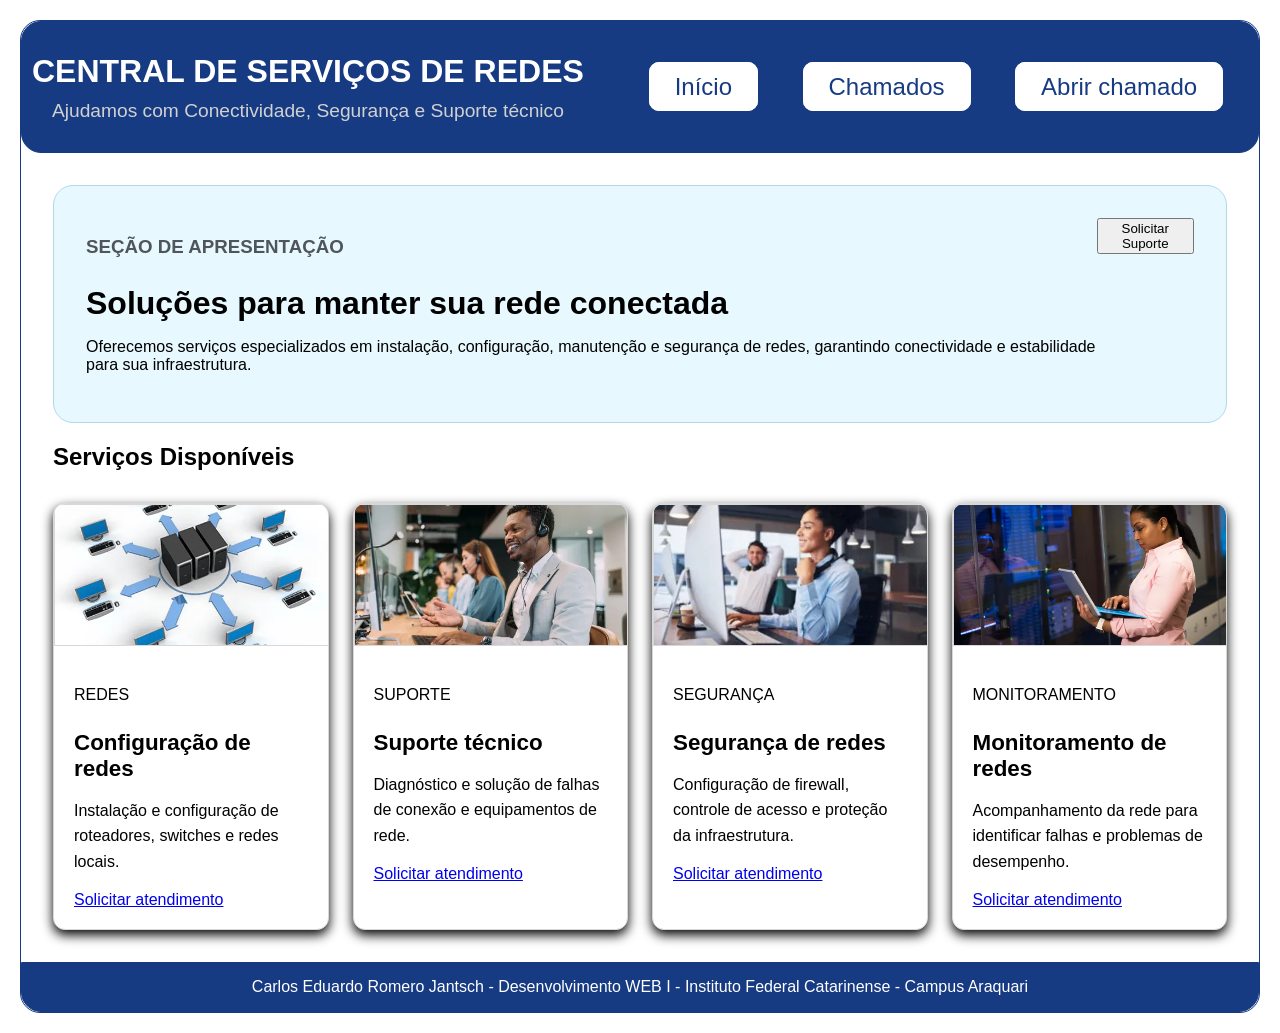
<file: index.html>
<!doctype html>
<html lang="pt-BR">
  <head>
    <meta charset="UTF-8" />
    <meta
      name="viewport"
      content="width=device-width, initial-scale=1.0"
    />
    <title>Pagina Inicial</title>
    <link
      rel="stylesheet"
      href="./css/global.css"
    />
    <link
      rel="stylesheet"
      href="./css/index.css"
    />
  </head>

  <body>
    <header class="menu">
      <div class="cabecalho">
        <h1>CENTRAL DE SERVIÇOS DE REDES</h1>
        <p>Ajudamos com Conectividade, Segurança e Suporte técnico</p>
      </div>
      <div class="navegacao">
        <nav>
          <ul>
            <li>
              <a href="#">Início</a>
            </li>
            <li>
              <a href="./chamados.html">Chamados</a>
            </li>
            <li>
              <a href="./abrir-chamado.html">Abrir chamado</a>
            </li>
          </ul>
        </nav>
      </div>
    </header>

    <main>
      <section class="apresentacao">
        <header>
          <h3>SEÇÃO DE APRESENTAÇÃO</h3>
          <h2>Soluções para manter sua rede conectada</h2>
          <p>
            Oferecemos serviços especializados em instalação, configuração,
            manutenção e segurança de redes, garantindo conectividade e
            estabilidade para sua infraestrutura.
          </p>
        </header>
        <div>
          <button type="submit">Solicitar Suporte</button>
        </div>
      </section>
      <section class="servicos">
        <h2>Serviços Disponíveis</h2>
        <article class="servico">
          <figure>
            <img
              src="./img/configuracao-de-redes.png"
              alt="Imagem de configuração de redes"
            />
          </figure>
          <div class="descricao">
            <p class="categoria">REDES</p>
            <h3>Configuração de redes</h3>
            <p>
              Instalação e configuração de roteadores, switches e redes locais.
            </p>
            <a href="./abrir-chamado.html">Solicitar atendimento</a>
          </div>
        </article>
        <article class="servico">
          <figure>
            <img
              src="./img/suporte-tecnico.png"
              alt="Imagem de suporte técnico"
            />
          </figure>
          <div class="descricao">
            <p class="categoria">SUPORTE</p>
            <h3>Suporte técnico</h3>
            <p>
              Diagnóstico e solução de falhas de conexão e equipamentos de rede.
            </p>
            <a href="./abrir-chamado.html">Solicitar atendimento</a>
          </div>
        </article>
        <article class="servico">
          <figure>
            <img
              src="./img/seguranca-de-redes.png"
              alt="Imagem de segurança de redes"
            />
          </figure>
          <div class="descricao">
            <p class="categoria">SEGURANÇA</p>
            <h3>Segurança de redes</h3>
            <p>
              Configuração de firewall, controle de acesso e proteção da
              infraestrutura.
            </p>
            <a href="./abrir-chamado.html">Solicitar atendimento</a>
          </div>
        </article>
        <article class="servico">
          <figure>
            <img
              src="./img/monitoramento-de-redes.png"
              alt="Imagem de monitoramento de redes"
            />
          </figure>
          <div class="descricao">
            <p class="categoria">MONITORAMENTO</p>
            <h3>Monitoramento de redes</h3>
            <p>
              Acompanhamento da rede para identificar falhas e problemas de
              desempenho.
            </p>
            <a href="./abrir-chamado.html">Solicitar atendimento</a>
          </div>
        </article>
      </section>
    </main>

    <footer class="rodape">
      <p>
        Carlos Eduardo Romero Jantsch - Desenvolvimento WEB I - Instituto
        Federal Catarinense - Campus Araquari
      </p>
    </footer>
  </body>
</html>
</file>
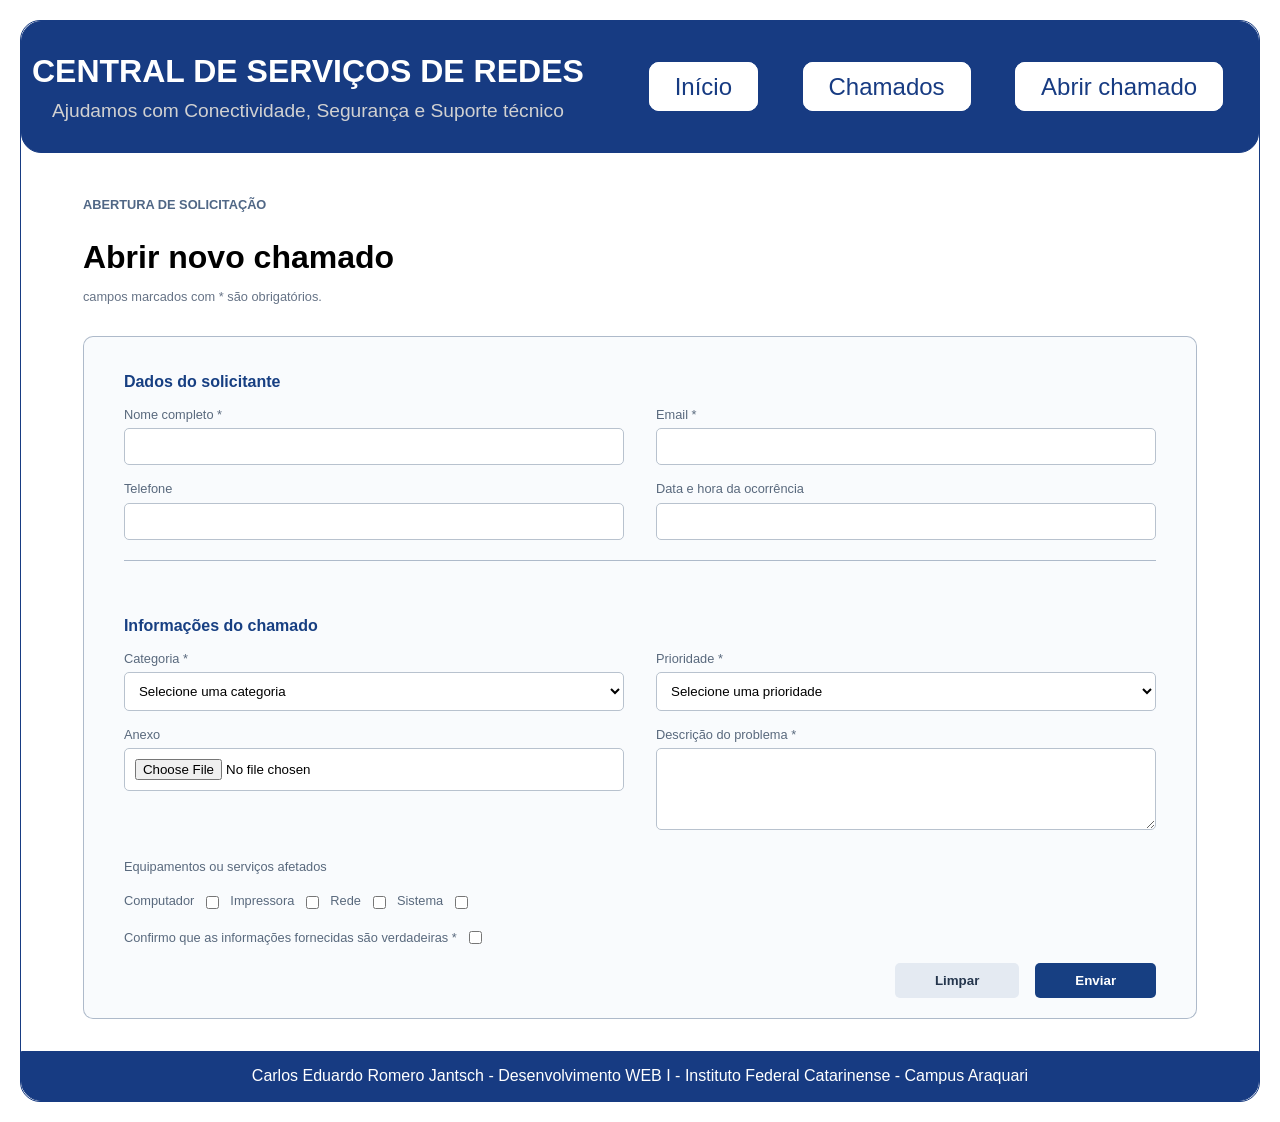
<file: abrir-chamado.html>
<!doctype html>
<html lang="pt-BR">
  <head>
    <meta charset="UTF-8" />
    <meta
      name="viewport"
      content="width=device-width, initial-scale=1.0"
    />
    <title>Pagina Inicial</title>
    <link
      rel="stylesheet"
      href="./css/global.css"
    />
    <link
      rel="stylesheet"
      href="./css/abrir-chamado.css"
    />
  </head>

  <body>
    <header class="menu">
      <div class="cabecalho">
        <h1>CENTRAL DE SERVIÇOS DE REDES</h1>
        <p>Ajudamos com Conectividade, Segurança e Suporte técnico</p>
      </div>
      <div class="navegacao">
        <nav>
          <ul>
            <li>
              <a href="./index.html">Início</a>
            </li>
            <li>
              <a href="./chamados.html">Chamados</a>
            </li>
            <li>
              <a href="#">Abrir chamado</a>
            </li>
          </ul>
        </nav>
      </div>
    </header>

    <main>
      <section class="abrir-chamado">
        <p class="titulo">ABERTURA DE SOLICITAÇÃO</p>
        <h2>Abrir novo chamado</h2>
        <p>campos marcados com * são obrigatórios.</p>
        <article class="usuario">
          <h3>Dados do solicitante</h3>
          <form>
            <div class="campo">
              <label for="nome">Nome completo *</label>
              <input
                type="text"
                id="nome"
                name="nome"
                required
              />
            </div>
            <div class="campo">
              <label for="email">Email *</label>
              <input
                type="email"
                id="email"
                name="email"
                required
              />
            </div>
            <div class="campo">
              <label for="tel">Telefone</label>
              <input
                type="tel"
                id="tel"
                name="tel"
                maxlength="15"
              />
            </div>
            <div class="campo">
              <label for="data-hora">Data e hora da ocorrência</label>
              <input
                type="datetime"
                id="data-hora"
                name="data-hora"
              />
            </div>
          </form>
        </article>
        <article class="chamado">
          <h3>Informações do chamado</h3>
          <form>
            <div class="campo">
              <label for="categoria">Categoria *</label>
              <select
                id="categoria"
                name="categoria"
                required
              >
                <option value="">Selecione uma categoria</option>
                <option value="redes">Redes</option>
                <option value="seguranca">Segurança</option>
                <option value="suporte">Suporte técnico</option>
              </select>
            </div>
            <div class="campo">
              <label for="prioridade">Prioridade *</label>
              <select
                id="prioridade"
                name="prioridade"
                required
              >
                <option value="">Selecione uma prioridade</option>
                <option value="baixa">Baixa</option>
                <option value="media">Média</option>
                <option value="alta">Alta</option>
              </select>
            </div>
            <div class="campo">
              <label for="anexo">Anexo</label>
              <input
                type="file"
                id="anexo"
                name="anexo"
              />
            </div>
            <div class="campo">
              <label for="descricao">Descrição do problema *</label>
              <textarea
                id="descricao"
                name="descricao"
                rows="4"
                required
              ></textarea>
            </div>
            <div class="campo">
              <p>Equipamentos ou serviços afetados</p>
              <div>
                <label for="computador">Computador</label>
                <input
                  type="checkbox"
                  id="computador"
                  name="equipamento"
                  value="computador"
                />
                <label for="impressora">Impressora</label>
                <input
                  type="checkbox"
                  id="impressora"
                  name="equipamento"
                  value="impressora"
                />
                <label for="rede">Rede</label>
                <input
                  type="checkbox"
                  id="rede"
                  name="equipamento"
                  value="rede"
                />
                <label for="sistema">Sistema</label>
                <input
                  type="checkbox"
                  id="sistema"
                  name="equipamento"
                  value="sistema"
                />
              </div>
            </div>
            <div class="check">
              <label for="localizacao">Confirmo que as informações fornecidas são verdadeiras *</label>
              <input
                type="checkbox"
                id="localizacao"
                name="confirmacao"
                required
              />
            </div>
            <div class="botoes">
              <button
                class="limpar"
                type="reset"
              >
                Limpar
              </button>
              <button
                class="enviar"
                type="submit"
              >
                Enviar
              </button>
          </form>
      </section>
    </main>

    <footer class="rodape">
      <p>
        Carlos Eduardo Romero Jantsch - Desenvolvimento WEB I - Instituto
        Federal Catarinense - Campus Araquari
      </p>
    </footer>
  </body>
</html>
</file>
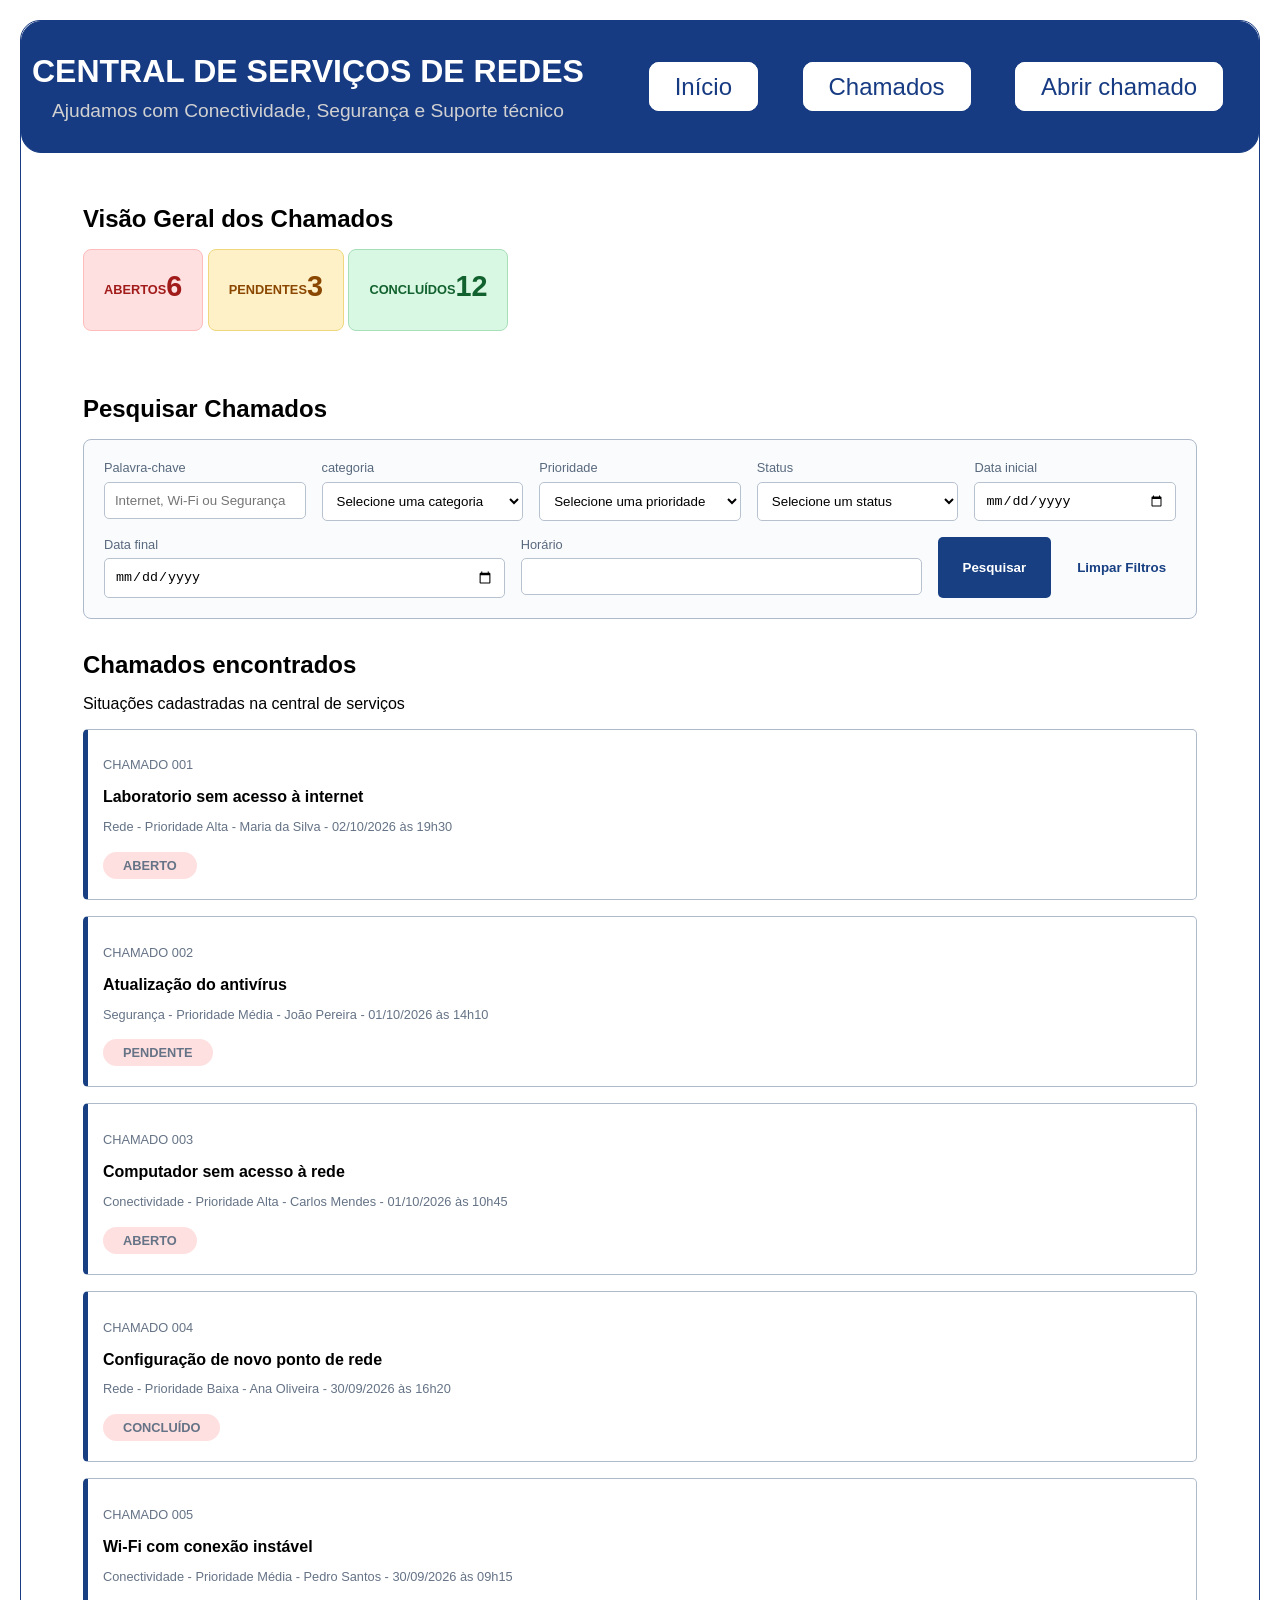
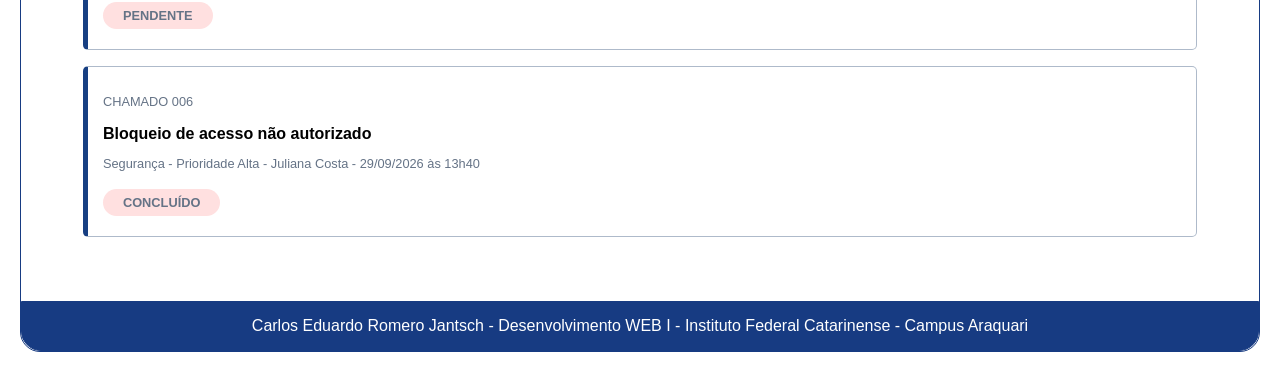
<file: chamados.html>
<!doctype html>
<html lang="pt-BR">
  <head>
    <meta charset="UTF-8" />
    <meta
      name="viewport"
      content="width=device-width, initial-scale=1.0"
    />
    <title>Pagina Inicial</title>
    <link
      rel="stylesheet"
      href="./css/global.css"
    />
    <link
      rel="stylesheet"
      href="./css/chamados.css"
    />
  </head>

  <body>
    <header class="menu">
      <div class="cabecalho">
        <h1>CENTRAL DE SERVIÇOS DE REDES</h1>
        <p>Ajudamos com Conectividade, Segurança e Suporte técnico</p>
      </div>
      <div class="navegacao">
        <nav>
          <ul>
            <li>
              <a href="./index.html">Início</a>
            </li>
            <li>
              <a href="#">Chamados</a>
            </li>
            <li>
              <a href="./abrir-chamado.html">Abrir chamado</a>
            </li>
          </ul>
        </nav>
      </div>
    </header>
    <main>
      <section>
        <h2>Visão Geral dos Chamados</h2>
        <div class="abertos">
          <h3>Abertos</h3>
          <p>6</p>
        </div>
        <div class="pendentes">
          <h3>Pendentes</h3>
          <p>3</p>
        </div>
        <div class="concluidos">
          <h3>Concluídos</h3>
          <p>12</p>
        </div>
      </section>
      <section>
        <h2>Pesquisar Chamados</h2>
        <form>
          <div class="filtros">
            <label for="pesquisa">Palavra-chave</label>
            <input
              type="text"
              id="pesquisa"
              name="pesquisa"
              placeholder="Internet, Wi-Fi ou Segurança"
            />
          </div>
          <div class="filtros">
            <label for="categoria">categoria</label>
            <select
              id="categoria"
              name="categoria"
            >
              <option value="">Selecione uma categoria</option>
              <option value="conectividade">Conectividade</option>
              <option value="seguranca">Segurança</option>
              <option value="suporte">Rede</option>
            </select>
          </div>
          <div class="filtros">
            <label for="prioridade">Prioridade</label>
            <select
              id="prioridade"
              name="prioridade"
            >
              <option value="">Selecione uma prioridade</option>
              <option value="baixa">Baixa</option>
              <option value="media">Média</option>
              <option value="alta">Alta</option>
            </select>
          </div>
          <div class="filtros">
            <label for="status">Status</label>
            <select
              id="status"
              name="status"
            >
              <option value="">Selecione um status</option>
              <option value="aberto">Aberto</option>
              <option value="pendente">Pendente</option>
              <option value="concluido">Concluído</option>
            </select>
          </div>
          <div class="filtros">
            <label for="data-inicial">Data inicial</label>
            <input
              type="date"
              id="data-inicial"
              name="data-inicial"
            />
          </div>
          <div class="filtros">
            <label for="data-final">Data final</label>
            <input
              type="date"
              id="data-final"
              name="data-final"
            />
          </div>
          <div class="filtros">
            <label for="time">Horário</label>
            <input
              type="datetime"
              id="time"
              name="time"
            />
          </div>
          <button
            class="enviar"
            type="submit"
          >
            Pesquisar
          </button>
          <button
            class="limpar"
            type="reset"
          >
            Limpar Filtros
          </button>
        </form>
      </section>
      <section>
        <h2>Chamados encontrados</h2>
        <p>Situações cadastradas na central de serviços</p>
        <article class="chamado">
          <p class="chamado-id">Chamado 001</p>
          <h3>Laboratorio sem acesso à internet</h3>
          <p>Rede - Prioridade Alta - Maria da Silva - 02/10/2026 às 19h30</p>
          <p class="status">Aberto</p>
        </article>
        <article class="chamado">
          <p class="chamado-id">Chamado 002</p>
          <h3>Atualização do antivírus</h3>
          <p>
            Segurança - Prioridade Média - João Pereira - 01/10/2026 às 14h10
          </p>
          <p class="status">Pendente</p>
        </article>

        <article class="chamado">
          <p class="chamado-id">Chamado 003</p>
          <h3>Computador sem acesso à rede</h3>
          <p>
            Conectividade - Prioridade Alta - Carlos Mendes - 01/10/2026 às
            10h45
          </p>
          <p class="status">Aberto</p>
        </article>

        <article class="chamado">
          <p class="chamado-id">Chamado 004</p>
          <h3>Configuração de novo ponto de rede</h3>
          <p>Rede - Prioridade Baixa - Ana Oliveira - 30/09/2026 às 16h20</p>
          <p class="status">Concluído</p>
        </article>

        <article class="chamado">
          <p class="chamado-id">Chamado 005</p>
          <h3>Wi-Fi com conexão instável</h3>
          <p>
            Conectividade - Prioridade Média - Pedro Santos - 30/09/2026 às
            09h15
          </p>
          <p class="status">Pendente</p>
        </article>

        <article class="chamado">
          <p class="chamado-id">Chamado 006</p>
          <h3>Bloqueio de acesso não autorizado</h3>
          <p>
            Segurança - Prioridade Alta - Juliana Costa - 29/09/2026 às 13h40
          </p>
          <p class="status">Concluído</p>
        </article>
      </section>
    </main>
    <footer class="rodape">
      <p>
        Carlos Eduardo Romero Jantsch - Desenvolvimento WEB I - Instituto
        Federal Catarinense - Campus Araquari
      </p>
    </footer>
  </body>
</html>
</file>
<file: css/global.css>
body {
  margin: 20px;
  background-color: #fff;
  border: 1px solid #173b82;
  border-radius: 20px;
  font-family: Arial, Helvetica, sans-serif;
}

.menu {
  border: 1px solid #173b82;
  border-radius: 20px;
  background-color: #173b82;
  padding: 10px;
  display: flex;
}
@media (max-width: 1278px) {
  .menu {
    flex-direction: column;
    align-items: center;
  }
}

.cabecalho {
  color: #fff;
  text-align: center;
}
.cabecalho h1 {
  font-size: 2rem;
  margin-bottom: 10px;
}
.cabecalho p {
  font-size: 1.2rem;
  color: #d1d1d1;
  margin-top: 0;
}

.navegacao {
  text-align: center;
  margin: auto;
}

.navegacao li {
  display: inline;
  margin: 20px;
}
.navegacao a {
  font-size: 1.5rem;
  border: 1px solid #fff;
  background-color: #fff;
  border-radius: 10px;
  padding: 10px 25px;
  color: #173b82;
  text-decoration: none;
}
.navegacao a:hover {
  border: 1px solid #bccbec;
  background-color: #bccbec;
  color: #000540;
}
.navegacao a:active {
  border: 1px solid #bccbec;
  background-color: #bccbec;
  color: #000540;
}

.rodape {
  border: 1px solid #173b82;
  border-radius: 20px;
  border-top-left-radius: 0px;
  border-top-right-radius: 0px;
  background-color: #173b82;
  padding: 15px;
}
.rodape p {
  color: #fff;
  text-align: center;
  margin: 0;
}
</file>
<file: css/index.css>
main {
  padding: 2rem;
}

.apresentacao {
  display: flex;
  border: 1px solid #b3d9e8;
  border-radius: 20px;
  background-color: #e7f8ff;
  padding: 2rem;
}
.apresentacao h3 {
  color: #50555b;
  margin-bottom: 10px;
}
.apresentacao h2 {
  font-size: 2rem;
  margin-bottom: 10px;
}

.servicos h2 {
  flex-basis: 100%;
  margin-bottom: 0.5rem;
  font-size: 1.5rem;
}
.servicos {
  display: flex;
  flex-wrap: wrap;
  gap: 1.5rem;
  align-items: stretch;
}
.servico {
  flex: 1 1 180px;
  overflow: hidden;
  border: 1px solid #d8d8d8;
  border-radius: 0.75rem;
  background-color: #fff;
  box-shadow: 0 5px 12px rgb(0, 0, 0.812);
}
.servico figure {
  margin: 0;
}
.servico img {
  border: 1px solid #d8d8d8;
  display: block;
  width: 100%;
  height: 140px;
  object-fit: cover;
}
.descricao {
  padding: 1.25rem;
}
.descricao h3 {
  margin-bottom: 0.75rem;
  font-size: 1.4rem;
}

.descricao p {
  line-height: 1.6;
}
</file>
<file: css/abrir-chamado.css>
main {
  width: 90%;
  max-width: 1200px;
  margin: 0 auto;
  padding: 2rem 0;
}

.abrir-chamado .titulo {
  color: #506786;
  font-size: 0.8rem;
  font-weight: bold;
  margin-bottom: 5px;
}

.abrir-chamado > h2 {
  font-size: 2rem;
  margin-bottom: 5px;
}

.abrir-chamado > h2 + p {
  color: #667386;
  font-size: 0.8rem;
  margin-bottom: 2rem;
}

.usuario,
.chamado {
  background-color: #f9fbfd;
  padding: 20px 40px;
  border-left: 1px solid #aebaca;
  border-right: 1px solid #aebaca;
}

.usuario {
  border-top: 1px solid #aebaca;
  border-radius: 10px 10px 0 0;
}

.chamado {
  border-bottom: 1px solid #aebaca;
  border-radius: 0 0 10px 10px;
}

.usuario h3,
.chamado h3 {
  color: #173f82;
  font-size: 1rem;
  margin-bottom: 1rem;
}

.usuario form {
  border-bottom: 1px solid #aebaca;
  padding-bottom: 20px;
}

.usuario form,
.chamado form {
  display: flex;
  flex-wrap: wrap;
  gap: 1rem 2rem;
}

.campo {
  display: flex;
  flex-direction: column;
  flex: 1 1 40%;
  gap: 0.4rem;
}

.campo label,
.campo p {
  color: #59697d;
  font-size: 0.8rem;
}

.campo input,
.campo select,
.campo textarea {
  border: 1px solid #b8c2ce;
  border-radius: 5px;
  background-color: #fff;
  padding: 10px;
}

.campo textarea {
  resize: vertical;
}

.campo div {
  display: flex;
  flex-wrap: wrap;
  gap: 0.5rem;
}

.campo div input {
  width: auto;
}

.check {
  display: flex;
  align-items: center;
  flex-basis: 100%;
  gap: 0.5rem;
}

.check label {
  color: #59697d;
  font-size: 0.8rem;
}

.check input {
  width: auto;
}

.botoes {
  display: flex;
  justify-content: flex-end;
  flex-basis: 100%;
  gap: 1rem;
}

.limpar {
  border: none;
  border-radius: 5px;
  background-color: #e4eaf2;
  color: #25364d;
  padding: 10px 40px;
  font-weight: bold;
}

.enviar {
  border: none;
  border-radius: 5px;
  background-color: #173f82;
  color: #fff;
  padding: 10px 40px;
  font-weight: bold;
}

@media (max-width: 780px) {
  .usuario,
  .chamado {
    padding: 20px;
  }

  .campo {
    flex-basis: 100%;
  }

  .botoes {
    flex-direction: column;
  }

  .limpar,
  .enviar {
    width: 100%;
  }
}
</file>
<file: css/chamados.css>
main {
  width: 90%;
  max-width: 1200px;
  margin: 0 auto;
  padding: 2rem 0;
}

section {
  margin-bottom: 2rem;
}

section h2 {
  margin-bottom: 1rem;
  font-size: 1.5rem;
}

.abertos,
.pendentes,
.concluidos {
  display: inline-block;
  padding: 20px;
  border-radius: 8px;
  margin-bottom: 2rem;
}

.abertos {
  border: 1px solid #ffbcbc;
  background-color: #ffe0e0;
  color: #a11b1b;
}

.pendentes {
  border: 1px solid #efd77d;
  background-color: #fff1c7;
  color: #8a4700;
}

.concluidos {
  border: 1px solid #a7dfb8;
  background-color: #d9f8e3;
  color: #12622f;
}

.abertos h3,
.pendentes h3,
.concluidos h3 {
  display: inline-block;
  font-size: 0.8rem;
  text-transform: uppercase;
}

.abertos p,
.pendentes p,
.concluidos p {
  float: right;
  margin: 0;
  font-size: 1.8rem;
  font-weight: bold;
}

form {
  display: flex;
  flex-wrap: wrap;
  gap: 1rem;
  border: 1px solid #aebaca;
  border-radius: 8px;
  background-color: #f9fbfd;
  padding: 20px;
}

.filtros {
  display: flex;
  flex-direction: column;
  flex: 1 1 200px;
  gap: 0.4rem;
}

.filtros label {
  color: #59697d;
  font-size: 0.8rem;
}

.filtros input,
.filtros select {
  border: 1px solid #b8c2ce;
  border-radius: 5px;
  background-color: #fff;
  padding: 10px;
}

.enviar {
  border: none;
  border-radius: 5px;
  background-color: #173f82;
  color: #fff;
  padding: 10px 25px;
  font-weight: bold;
}

.limpar {
  border: none;
  background-color: transparent;
  color: #173f82;
  padding: 10px;
  font-weight: bold;
}

.chamado {
  margin-bottom: 1rem;
  padding: 15px;
  border: 1px solid #aebaca;
  border-left: 5px solid #173f82;
  border-radius: 5px;
  background-color: #fff;
}

.chamado-id {
  margin-bottom: 5px;
  color: #657386;
  font-size: 0.7rem;
  text-transform: uppercase;
}

.chamado h3 {
  margin-bottom: 5px;
  font-size: 1rem;
}

.chamado p {
  margin-bottom: 5px;
  color: #657386;
  font-size: 0.8rem;
}

.status {
  display: inline-block;
  border-radius: 20px;
  background-color: #ffe0e0;
  color: #a11b1b;
  padding: 6px 20px;
  font-size: 0.7rem;
  font-weight: bold;
  text-transform: uppercase;
}

@media (max-width: 780px) {
  .abertos,
  .pendentes,
  .concluidos {
    display: block;
    width: 100%;
    margin-bottom: 1rem;
  }
  form {
    flex-direction: column;
  }
  .filtros {
    width: 100%;
  }
  .enviar,
  .limpar {
    width: 100%;
  }
}
</file>
